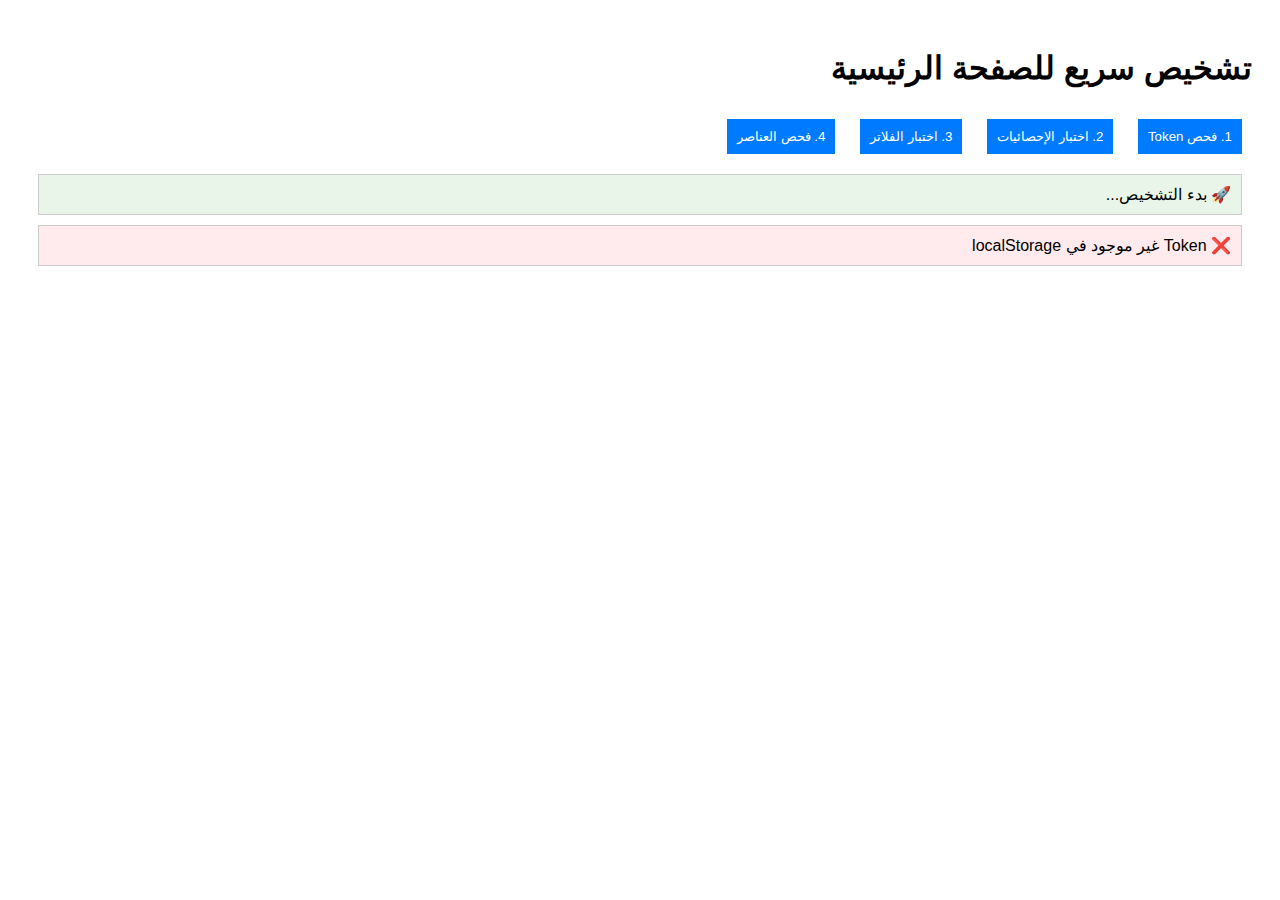
<file: templates/debug.html>
<!DOCTYPE html>
<html>
<head>
    <title>تشخيص سريع للصفحة الرئيسية</title>
    <meta charset="UTF-8">
    <style>
        body { font-family: Arial, sans-serif; padding: 20px; direction: rtl; }
        .test-btn { margin: 10px; padding: 10px; background: #007bff; color: white; border: none; cursor: pointer; }
        .result { margin: 10px; padding: 10px; border: 1px solid #ccc; }
        .error { background: #ffebee; }
        .success { background: #e8f5e8; }
    </style>
</head>
<body>
    <h1>تشخيص سريع للصفحة الرئيسية</h1>
    
    <button class="test-btn" onclick="checkToken()">1. فحص Token</button>
    <button class="test-btn" onclick="testStatistics()">2. اختبار الإحصائيات</button>
    <button class="test-btn" onclick="testFilters()">3. اختبار الفلاتر</button>
    <button class="test-btn" onclick="checkElements()">4. فحص العناصر</button>
    
    <div id="results"></div>

    <script>
        function addResult(message, isError = false) {
            const div = document.createElement('div');
            div.className = 'result ' + (isError ? 'error' : 'success');
            div.innerHTML = message;
            document.getElementById('results').appendChild(div);
        }

        function checkToken() {
            const token = localStorage.getItem('authToken');
            if (token) {
                addResult(`✅ Token موجود: ${token.substring(0, 30)}...`);
            } else {
                addResult('❌ Token غير موجود في localStorage', true);
            }
        }

        function getAuthHeaders() {
            const token = localStorage.getItem('authToken');
            return {
                'Content-Type': 'application/json',
                'Authorization': token ? `Bearer ${token}` : ''
            };
        }

        async function testStatistics() {
            try {
                addResult('🔄 جاري اختبار API الإحصائيات...');
                
                const response = await fetch('/api/statistics', {
                    headers: getAuthHeaders()
                });
                
                addResult(`📊 Status Code: ${response.status}`);
                
                if (response.status === 401) {
                    addResult('❌ خطأ مصادقة - يجب تسجيل الدخول', true);
                    return;
                }
                
                const data = await response.json();
                addResult(`✅ إجمالي الموظفين: ${data.total_employees}`);
                addResult(`📝 جوازات مفقودة: ${data.passport_missing}`);
                addResult(`💳 بطاقات مفقودة: ${data.cards_missing}`);
                addResult(`⏰ بطاقات منتهية: ${data.cards_expired}`);
                
            } catch (error) {
                addResult(`❌ خطأ: ${error.message}`, true);
            }
        }

        async function testFilters() {
            try {
                addResult('🔄 جاري اختبار API الفلاتر...');
                
                const response = await fetch('/api/filters', {
                    headers: getAuthHeaders()
                });
                
                if (response.status === 401) {
                    addResult('❌ خطأ مصادقة في الفلاتر', true);
                    return;
                }
                
                const data = await response.json();
                addResult(`✅ عدد الجنسيات: ${data.nationalities.length}`);
                addResult(`✅ عدد الشركات: ${data.companies.length}`);
                addResult(`✅ عدد الوظائف: ${data.jobs.length}`);
                
            } catch (error) {
                addResult(`❌ خطأ في الفلاتر: ${error.message}`, true);
            }
        }

        function checkElements() {
            const elements = [
                'totalEmployees',
                'passportMissing', 
                'cardsMissing',
                'cardsExpired'
            ];
            
            elements.forEach(id => {
                const element = document.getElementById(id);
                if (element) {
                    addResult(`✅ عنصر ${id} موجود`);
                } else {
                    addResult(`❌ عنصر ${id} غير موجود`, true);
                }
            });
        }

        // فحص تلقائي عند تحميل الصفحة
        window.onload = function() {
            addResult('🚀 بدء التشخيص...');
            checkToken();
        };
    </script>
</body>
</html>
</file>
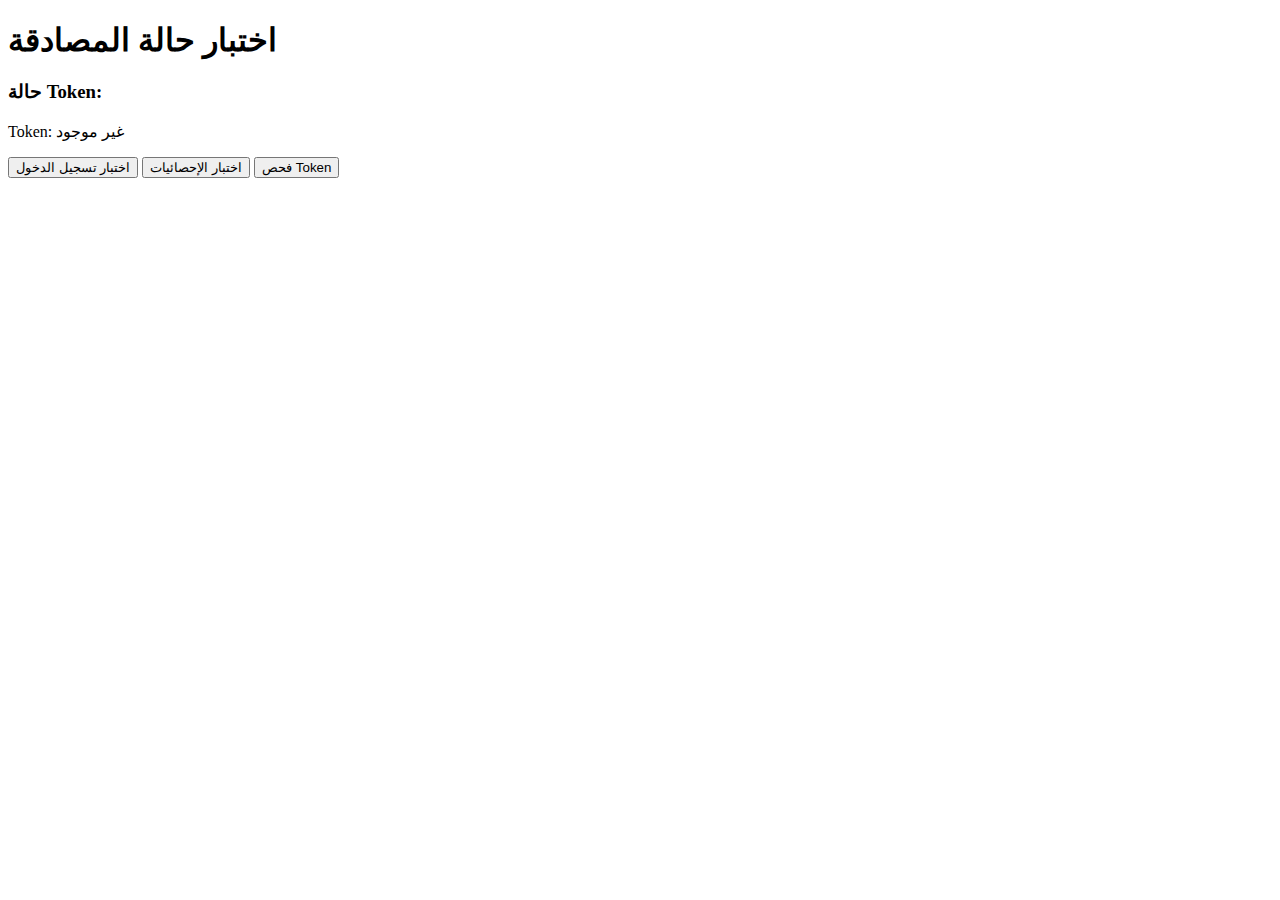
<file: templates/test_auth.html>
<!DOCTYPE html>
<html>
<head>
    <title>اختبار المصادقة</title>
    <meta charset="UTF-8">
</head>
<body>
    <h1>اختبار حالة المصادقة</h1>
    <div id="status"></div>
    <button onclick="testLogin()">اختبار تسجيل الدخول</button>
    <button onclick="testStats()">اختبار الإحصائيات</button>
    <button onclick="checkToken()">فحص Token</button>

    <script>
        function checkToken() {
            const token = localStorage.getItem('authToken');
            document.getElementById('status').innerHTML = `
                <h3>حالة Token:</h3>
                <p>Token: ${token ? token.substring(0, 50) + '...' : 'غير موجود'}</p>
            `;
        }

        async function testLogin() {
            try {
                const response = await fetch('/api/login', {
                    method: 'POST',
                    headers: {
                        'Content-Type': 'application/json'
                    },
                    body: JSON.stringify({
                        username: 'admin',
                        password: 'admin123'
                    })
                });
                
                const data = await response.json();
                
                if (response.ok) {
                    localStorage.setItem('authToken', data.token);
                    document.getElementById('status').innerHTML = `
                        <h3>تسجيل الدخول ناجح!</h3>
                        <p>Token محفوظ في localStorage</p>
                    `;
                } else {
                    document.getElementById('status').innerHTML = `
                        <h3>خطأ في تسجيل الدخول:</h3>
                        <p>${data.error}</p>
                    `;
                }
            } catch (error) {
                document.getElementById('status').innerHTML = `
                    <h3>خطأ:</h3>
                    <p>${error.message}</p>
                `;
            }
        }

        async function testStats() {
            try {
                const token = localStorage.getItem('authToken');
                
                if (!token) {
                    document.getElementById('status').innerHTML = `
                        <h3>لا يوجد token!</h3>
                        <p>يجب تسجيل الدخول أولاً</p>
                    `;
                    return;
                }

                const response = await fetch('/api/statistics', {
                    headers: {
                        'Authorization': `Bearer ${token}`,
                        'Content-Type': 'application/json'
                    }
                });
                
                const data = await response.json();
                
                if (response.ok) {
                    document.getElementById('status').innerHTML = `
                        <h3>الإحصائيات:</h3>
                        <p>إجمالي الموظفين: ${data.total_employees}</p>
                        <p>جوازات مفقودة: ${data.passport_missing}</p>
                        <p>بطاقات مفقودة: ${data.cards_missing}</p>
                        <p>بطاقات منتهية: ${data.cards_expired}</p>
                    `;
                } else {
                    document.getElementById('status').innerHTML = `
                        <h3>خطأ في جلب الإحصائيات:</h3>
                        <p>${data.error}</p>
                    `;
                }
            } catch (error) {
                document.getElementById('status').innerHTML = `
                    <h3>خطأ:</h3>
                    <p>${error.message}</p>
                `;
            }
        }

        // فحص Token عند تحميل الصفحة
        window.onload = checkToken;
    </script>
</body>
</html>
</file>
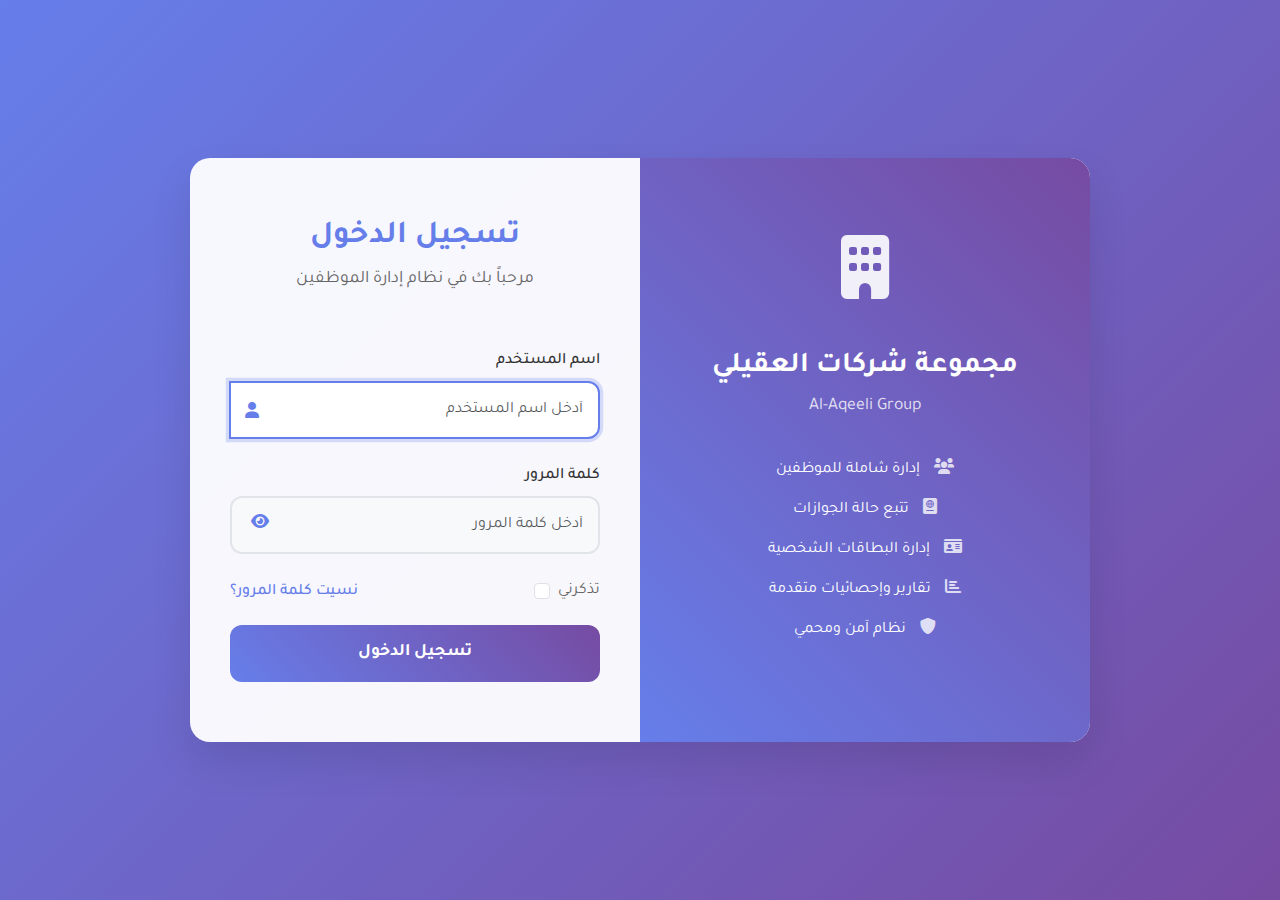
<file: templates/auth/login.html>
<!DOCTYPE html>
<html lang="ar" dir="rtl">
<head>
    <meta charset="UTF-8">
    <meta name="viewport" content="width=device-width, initial-scale=1.0">
    <title>تسجيل الدخول - مجموعة شركات العقيلي</title>
    <link href="https://cdn.jsdelivr.net/npm/bootstrap@5.1.3/dist/css/bootstrap.min.css" rel="stylesheet">
    <link href="https://cdnjs.cloudflare.com/ajax/libs/font-awesome/6.0.0/css/all.min.css" rel="stylesheet">
    <style>
        @import url('https://fonts.googleapis.com/css2?family=Tajawal:wght@300;400;500;700&display=swap');
        
        body {
            font-family: 'Tajawal', sans-serif;
            background: linear-gradient(135deg, #667eea 0%, #764ba2 100%);
            min-height: 100vh;
            display: flex;
            align-items: center;
            justify-content: center;
            margin: 0;
            padding: 20px;
        }

        .login-container {
            background: rgba(255, 255, 255, 0.95);
            border-radius: 20px;
            box-shadow: 0 20px 40px rgba(0, 0, 0, 0.1);
            overflow: hidden;
            max-width: 900px;
            width: 100%;
            display: flex;
            min-height: 500px;
        }

        .login-info {
            background: linear-gradient(45deg, #667eea, #764ba2);
            color: white;
            padding: 60px 40px;
            flex: 1;
            display: flex;
            flex-direction: column;
            justify-content: center;
            align-items: center;
            text-align: center;
        }

        .login-form {
            padding: 60px 40px;
            flex: 1;
            display: flex;
            flex-direction: column;
            justify-content: center;
        }

        .company-logo {
            font-size: 4rem;
            margin-bottom: 20px;
            color: rgba(255, 255, 255, 0.9);
        }

        .company-name {
            font-size: 1.8rem;
            font-weight: 700;
            margin-bottom: 10px;
        }

        .company-subtitle {
            font-size: 1.1rem;
            opacity: 0.8;
            margin-bottom: 30px;
        }

        .feature-list {
            list-style: none;
            padding: 0;
        }

        .feature-list li {
            padding: 8px 0;
            font-size: 1rem;
        }

        .feature-list i {
            margin-left: 10px;
            color: rgba(255, 255, 255, 0.8);
        }

        .form-title {
            text-align: center;
            margin-bottom: 40px;
            color: #333;
        }

        .form-title h2 {
            font-weight: 700;
            font-size: 2rem;
            margin-bottom: 10px;
            color: #667eea;
        }

        .form-title p {
            color: #666;
            font-size: 1.1rem;
        }

        .form-group {
            margin-bottom: 25px;
        }

        .form-label {
            font-weight: 500;
            color: #333;
            margin-bottom: 8px;
            display: block;
        }

        .form-control {
            border: 2px solid #e1e5e9;
            border-radius: 12px;
            padding: 15px;
            font-size: 1rem;
            transition: all 0.3s ease;
            background: #f8f9fa;
        }

        .form-control:focus {
            border-color: #667eea;
            box-shadow: 0 0 0 0.2rem rgba(102, 126, 234, 0.25);
            background: white;
        }

        .input-group {
            position: relative;
        }

        .input-group i {
            position: absolute;
            left: 15px;
            top: 50%;
            transform: translateY(-50%);
            color: #667eea;
            z-index: 10;
        }

        .input-group .form-control {
            padding-left: 45px;
        }

        .btn-login {
            background: linear-gradient(45deg, #667eea, #764ba2);
            border: none;
            border-radius: 12px;
            padding: 15px;
            color: white;
            font-weight: 600;
            font-size: 1.1rem;
            transition: all 0.3s ease;
            width: 100%;
            margin-top: 20px;
        }

        .btn-login:hover {
            transform: translateY(-2px);
            box-shadow: 0 8px 25px rgba(102, 126, 234, 0.3);
            color: white;
        }

        .btn-login:disabled {
            opacity: 0.7;
            transform: none;
        }

        .remember-forgot {
            display: flex;
            justify-content: space-between;
            align-items: center;
            margin-top: 20px;
        }

        .form-check-label {
            color: #666;
        }

        .forgot-link {
            color: #667eea;
            text-decoration: none;
            font-weight: 500;
        }

        .forgot-link:hover {
            color: #764ba2;
            text-decoration: underline;
        }

        .alert {
            border-radius: 12px;
            border: none;
            padding: 15px;
            margin-bottom: 20px;
        }

        .alert-danger {
            background: rgba(220, 53, 69, 0.1);
            color: #dc3545;
            border: 1px solid rgba(220, 53, 69, 0.2);
        }

        .loading-spinner {
            display: none;
            margin-left: 10px;
        }

        @media (max-width: 768px) {
            .login-container {
                flex-direction: column;
                margin: 10px;
            }
            
            .login-info, .login-form {
                padding: 40px 30px;
            }
            
            .company-name {
                font-size: 1.5rem;
            }
            
            .form-title h2 {
                font-size: 1.7rem;
            }
        }

        .password-toggle {
            position: absolute;
            left: 15px;
            top: 50%;
            transform: translateY(-50%);
            background: none;
            border: none;
            color: #667eea;
            cursor: pointer;
            z-index: 10;
        }

        .password-input-group {
            position: relative;
        }

        .password-input-group .form-control {
            padding-left: 45px;
        }

        /* تحسين الأنيميشن */
        .login-container {
            animation: slideIn 0.6s ease-out;
        }

        @keyframes slideIn {
            from {
                opacity: 0;
                transform: translateY(30px);
            }
            to {
                opacity: 1;
                transform: translateY(0);
            }
        }
    </style>
</head>
<body>
    <div class="login-container">
        <!-- قسم معلومات الشركة -->
        <div class="login-info">
            <div class="company-logo">
                <i class="fas fa-building"></i>
            </div>
            <h1 class="company-name">مجموعة شركات العقيلي</h1>
            <p class="company-subtitle">Al-Aqeeli Group</p>
            
            <ul class="feature-list">
                <li><i class="fas fa-users"></i> إدارة شاملة للموظفين</li>
                <li><i class="fas fa-passport"></i> تتبع حالة الجوازات</li>
                <li><i class="fas fa-id-card"></i> إدارة البطاقات الشخصية</li>
                <li><i class="fas fa-chart-bar"></i> تقارير وإحصائيات متقدمة</li>
                <li><i class="fas fa-shield-alt"></i> نظام آمن ومحمي</li>
            </ul>
        </div>

        <!-- قسم تسجيل الدخول -->
        <div class="login-form">
            <div class="form-title">
                <h2>تسجيل الدخول</h2>
                <p>مرحباً بك في نظام إدارة الموظفين</p>
            </div>

            <!-- عرض الأخطاء -->
            <div id="errorAlert" class="alert alert-danger" style="display: none;">
                <i class="fas fa-exclamation-circle me-2"></i>
                <span id="errorMessage"></span>
            </div>

            <form id="loginForm">
                <div class="form-group">
                    <label class="form-label">اسم المستخدم</label>
                    <div class="input-group">
                        <i class="fas fa-user"></i>
                        <input type="text" class="form-control" id="username" name="username" 
                               placeholder="أدخل اسم المستخدم" required>
                    </div>
                </div>

                <div class="form-group">
                    <label class="form-label">كلمة المرور</label>
                    <div class="password-input-group">
                        <button type="button" class="password-toggle" onclick="togglePassword()">
                            <i class="fas fa-eye" id="passwordIcon"></i>
                        </button>
                        <input type="password" class="form-control" id="password" name="password" 
                               placeholder="أدخل كلمة المرور" required>
                    </div>
                </div>

                <div class="remember-forgot">
                    <div class="form-check">
                        <input class="form-check-input" type="checkbox" id="remember" name="remember">
                        <label class="form-check-label" for="remember">
                            تذكرني
                        </label>
                    </div>
                    <a href="#" class="forgot-link">نسيت كلمة المرور؟</a>
                </div>

                <button type="submit" class="btn btn-login" id="loginBtn">
                    <span>تسجيل الدخول</span>
                    <i class="fas fa-spinner fa-spin loading-spinner" id="loadingSpinner"></i>
                </button>
            </form>
        </div>
    </div>

    <script src="https://cdn.jsdelivr.net/npm/bootstrap@5.1.3/dist/js/bootstrap.bundle.min.js"></script>
    <script>
        // إظهار/إخفاء كلمة المرور
        function togglePassword() {
            const passwordInput = document.getElementById('password');
            const passwordIcon = document.getElementById('passwordIcon');
            
            if (passwordInput.type === 'password') {
                passwordInput.type = 'text';
                passwordIcon.className = 'fas fa-eye-slash';
            } else {
                passwordInput.type = 'password';
                passwordIcon.className = 'fas fa-eye';
            }
        }

        // إظهار رسالة خطأ
        function showError(message) {
            const errorAlert = document.getElementById('errorAlert');
            const errorMessage = document.getElementById('errorMessage');
            errorMessage.textContent = message;
            errorAlert.style.display = 'block';
            
            // إخفاء الخطأ بعد 5 ثواني
            setTimeout(() => {
                errorAlert.style.display = 'none';
            }, 5000);
        }

        // إخفاء رسالة الخطأ
        function hideError() {
            document.getElementById('errorAlert').style.display = 'none';
        }

        // تحديث حالة زر تسجيل الدخول
        function setLoginLoading(loading) {
            const loginBtn = document.getElementById('loginBtn');
            const loadingSpinner = document.getElementById('loadingSpinner');
            
            if (loading) {
                loginBtn.disabled = true;
                loadingSpinner.style.display = 'inline-block';
            } else {
                loginBtn.disabled = false;
                loadingSpinner.style.display = 'none';
            }
        }

        // معالج تسجيل الدخول
        document.getElementById('loginForm').addEventListener('submit', async function(e) {
            e.preventDefault();
            
            hideError();
            setLoginLoading(true);
            
            const formData = new FormData(this);
            const loginData = {
                username: formData.get('username'),
                password: formData.get('password'),
                remember: formData.get('remember') === 'on'
            };

            try {
                const response = await fetch('/api/login', {
                    method: 'POST',
                    headers: {
                        'Content-Type': 'application/json',
                    },
                    body: JSON.stringify(loginData)
                });

                const result = await response.json();

                if (response.ok) {
                    // نجح تسجيل الدخول
                    localStorage.setItem('authToken', result.token);
                    localStorage.setItem('user', JSON.stringify(result.user));
                    
                    // توجيه للصفحة الرئيسية
                    window.location.href = '/dashboard';
                } else {
                    // فشل تسجيل الدخول
                    showError(result.error || 'خطأ في تسجيل الدخول');
                }
            } catch (error) {
                console.error('خطأ في الاتصال:', error);
                showError('خطأ في الاتصال بالخادم');
            } finally {
                setLoginLoading(false);
            }
        });

        // التحقق من تسجيل الدخول المسبق
        document.addEventListener('DOMContentLoaded', function() {
            const token = localStorage.getItem('authToken');
            if (token) {
                // إذا كان المستخدم مسجل دخول مسبقاً، توجيه للصفحة الرئيسية
                window.location.href = '/dashboard';
            }
        });

        // تركيز على حقل اسم المستخدم عند تحميل الصفحة
        window.addEventListener('load', function() {
            document.getElementById('username').focus();
        });

        // دعم مفتاح Enter للانتقال بين الحقول
        document.getElementById('username').addEventListener('keypress', function(e) {
            if (e.key === 'Enter') {
                e.preventDefault();
                document.getElementById('password').focus();
            }
        });
    </script>
</body>
</html>
</file>
